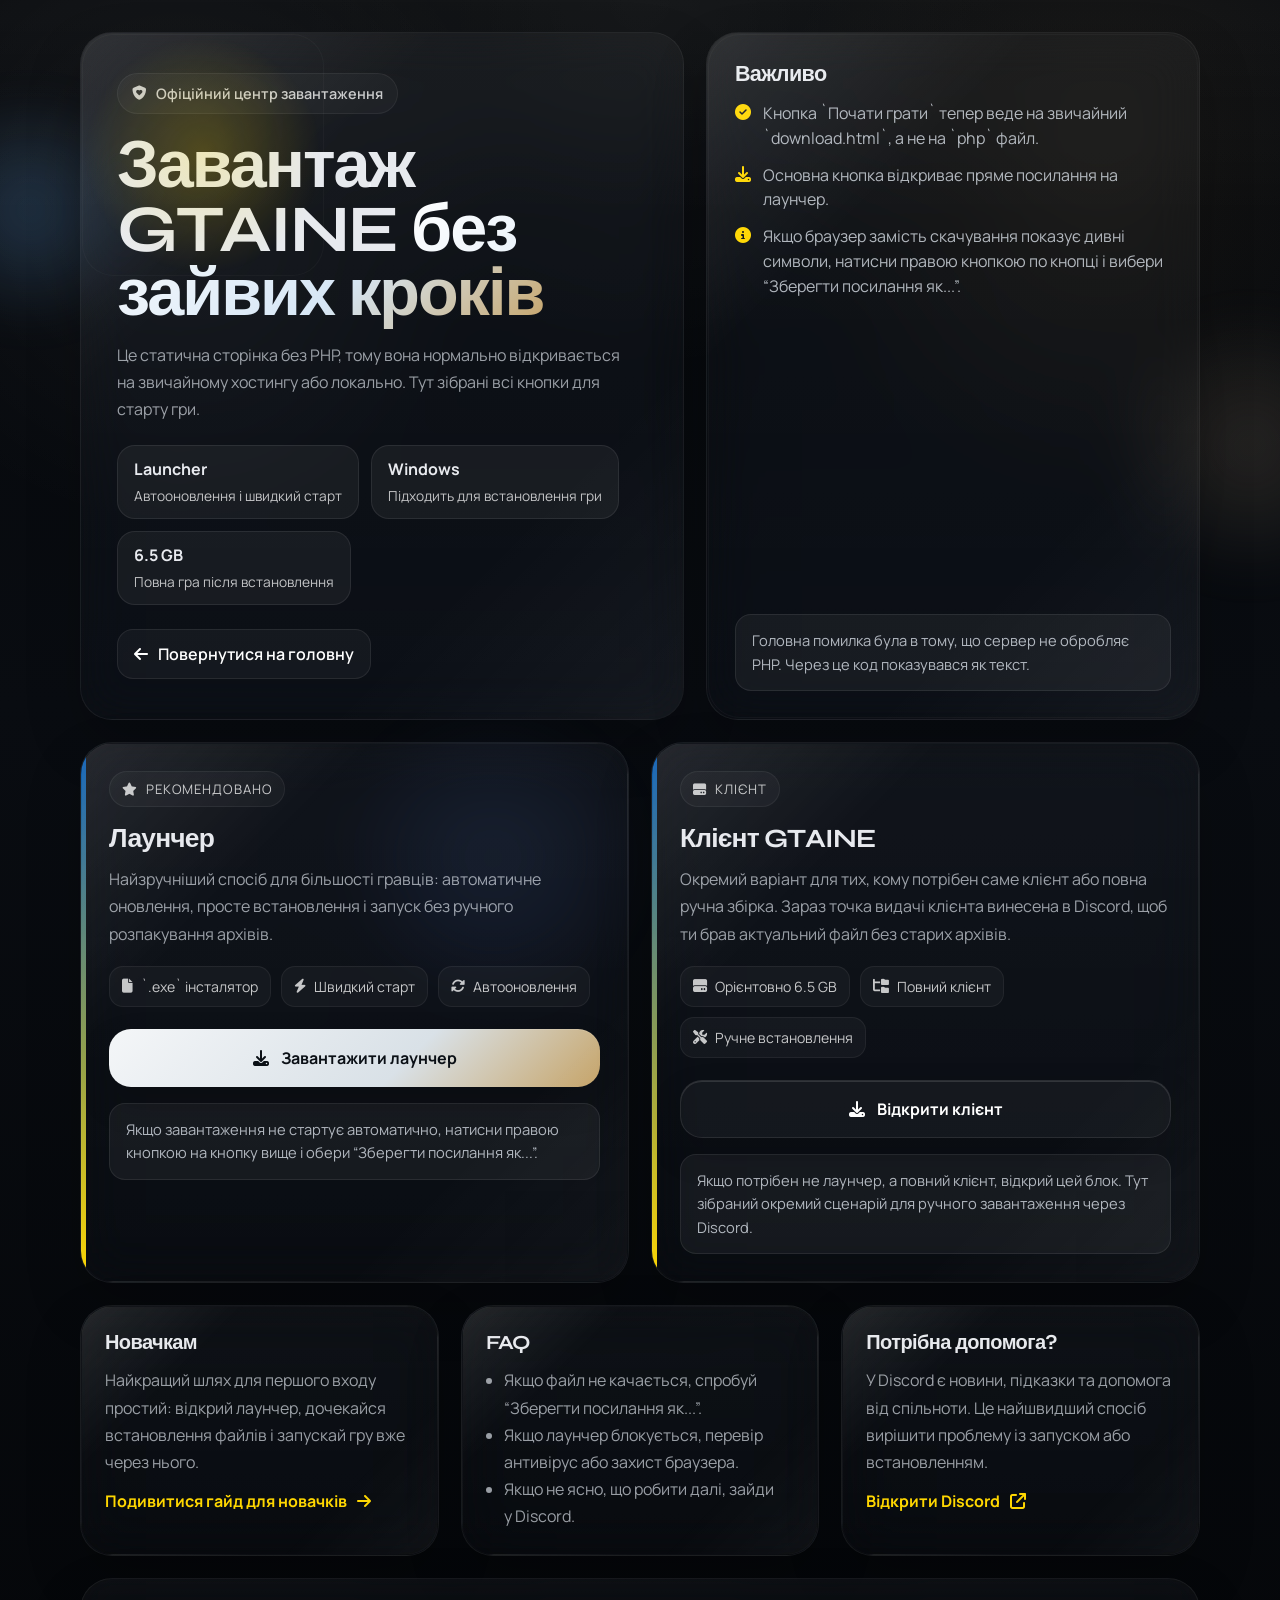
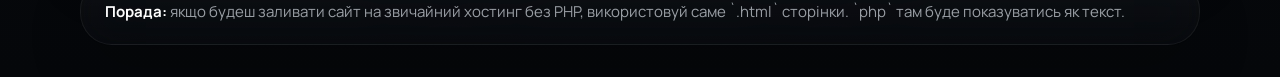
<file: view/main/download.html>
<!DOCTYPE html>
<html data-bs-theme="dark" lang="uk">
<head>
<meta charset="utf-8"/>
<meta content="width=device-width, initial-scale=1.0" name="viewport"/>
<title>GTAINE - Завантаження</title>
<link href="https://fonts.googleapis.com" rel="preconnect"/>
<link crossorigin="" href="https://fonts.gstatic.com" rel="preconnect"/>
<link href="https://fonts.googleapis.com/css2?family=Montserrat:wght@400;500;600;700;800&display=swap" rel="stylesheet"/>
<link href="https://fonts.googleapis.com/css2?family=Manrope:wght@400;500;600;700;800&family=Syne:wght@500;700;800&display=swap" rel="stylesheet"/>
<link href="https://cdnjs.cloudflare.com/ajax/libs/font-awesome/6.4.0/css/all.min.css" rel="stylesheet"/>
<style>
        :root {
            --ukraine-blue: #0057b7;
            --ukraine-yellow: #ffd700;
            --panel: rgba(6, 18, 34, 0.84);
            --panel-border: rgba(255, 255, 255, 0.1);
            --text-soft: rgba(255, 255, 255, 0.74);
        }

        * {
            box-sizing: border-box;
            margin: 0;
            padding: 0;
        }

        body {
            min-height: 100vh;
            font-family: 'Montserrat', sans-serif;
            color: #fff;
            background:
                radial-gradient(circle at top left, rgba(0, 87, 183, 0.35), transparent 36%),
                radial-gradient(circle at right center, rgba(255, 215, 0, 0.18), transparent 28%),
                linear-gradient(145deg, #020814 0%, #071325 48%, #020814 100%);
            padding: 32px 18px;
            scrollbar-width: thin;
            scrollbar-color: rgba(214, 230, 245, 0.72) rgba(255, 255, 255, 0.05);
        }

        body::-webkit-scrollbar {
            width: 12px;
        }

        body::-webkit-scrollbar-track {
            background: rgba(255, 255, 255, 0.05);
            border-radius: 999px;
        }

        body::-webkit-scrollbar-thumb {
            background: linear-gradient(180deg, rgba(240, 244, 248, 0.9), rgba(198, 164, 104, 0.95));
            border-radius: 999px;
            border: 3px solid rgba(8, 12, 18, 0.85);
            box-shadow: inset 0 1px 0 rgba(255, 255, 255, 0.3);
        }

        body::-webkit-scrollbar-thumb:hover {
            background: linear-gradient(180deg, rgba(255, 255, 255, 0.98), rgba(214, 190, 144, 0.98));
        }

        body::before {
            content: '';
            position: fixed;
            inset: 0;
            background:
                linear-gradient(rgba(255, 255, 255, 0.02) 1px, transparent 1px),
                linear-gradient(90deg, rgba(255, 255, 255, 0.02) 1px, transparent 1px);
            background-size: 36px 36px;
            mask-image: radial-gradient(circle at center, black 45%, transparent 100%);
            pointer-events: none;
        }

        .shell {
            width: 100%;
            max-width: 1120px;
            margin: 0 auto;
            position: relative;
            z-index: 1;
        }

        .hero {
            display: grid;
            grid-template-columns: minmax(0, 1.1fr) minmax(320px, 0.9fr);
            gap: 22px;
            align-items: stretch;
        }

        .hero-panel,
        .download-card,
        .footer-note {
            background: var(--panel);
            border: 1px solid var(--panel-border);
            backdrop-filter: blur(16px);
            box-shadow: 0 24px 60px rgba(0, 0, 0, 0.28);
        }

        .hero-panel {
            border-radius: 32px;
            padding: 34px;
            position: relative;
            overflow: hidden;
        }

        .hero-panel::after {
            content: '';
            position: absolute;
            right: -100px;
            top: -100px;
            width: 240px;
            height: 240px;
            border-radius: 50%;
            background: radial-gradient(circle, rgba(255, 215, 0, 0.22), transparent 70%);
        }

        .eyebrow {
            display: inline-flex;
            align-items: center;
            gap: 10px;
            padding: 10px 14px;
            border-radius: 999px;
            background: rgba(255, 255, 255, 0.06);
            border: 1px solid rgba(255, 255, 255, 0.08);
            color: rgba(255, 255, 255, 0.88);
            font-size: 0.9rem;
            font-weight: 600;
            margin-bottom: 20px;
        }

        .hero h1 {
            font-size: clamp(2.2rem, 4vw, 4rem);
            line-height: 1.04;
            margin-bottom: 16px;
        }

        .hero h1 span {
            background: linear-gradient(135deg, var(--ukraine-yellow), #fff2a8);
            -webkit-background-clip: text;
            background-clip: text;
            -webkit-text-fill-color: transparent;
        }

        .lead {
            max-width: 630px;
            color: var(--text-soft);
            line-height: 1.7;
            font-size: 1rem;
            margin-bottom: 22px;
        }

        .quick-stats {
            display: flex;
            flex-wrap: wrap;
            gap: 12px;
            margin-bottom: 24px;
        }

        .stat-chip {
            padding: 12px 16px;
            border-radius: 18px;
            background: rgba(255, 255, 255, 0.05);
            border: 1px solid rgba(255, 255, 255, 0.08);
            min-width: 130px;
        }

        .stat-chip strong {
            display: block;
            font-size: 1rem;
            margin-bottom: 4px;
        }

        .stat-chip span {
            color: var(--text-soft);
            font-size: 0.86rem;
        }

        .helper-card {
            border-radius: 32px;
            padding: 28px;
            display: flex;
            flex-direction: column;
            justify-content: space-between;
            background:
                linear-gradient(180deg, rgba(255, 255, 255, 0.06), rgba(255, 255, 255, 0.03)),
                rgba(4, 16, 31, 0.92);
        }

        .helper-card h2 {
            font-size: 1.35rem;
            margin-bottom: 14px;
        }

        .helper-list {
            display: grid;
            gap: 12px;
            margin-bottom: 18px;
        }

        .helper-item {
            display: flex;
            gap: 12px;
            align-items: flex-start;
            color: var(--text-soft);
            line-height: 1.55;
        }

        .helper-item i {
            color: var(--ukraine-yellow);
            margin-top: 3px;
        }

        .back-link {
            display: inline-flex;
            align-items: center;
            gap: 10px;
            color: #fff;
            text-decoration: none;
            font-weight: 600;
            padding: 13px 16px;
            border-radius: 16px;
            background: rgba(255, 255, 255, 0.04);
            border: 1px solid rgba(255, 255, 255, 0.08);
            transition: 0.25s ease;
        }

        .back-link:hover {
            transform: translateY(-2px);
            background: rgba(255, 255, 255, 0.07);
        }

        .downloads {
            display: grid;
            grid-template-columns: repeat(2, minmax(0, 1fr));
            gap: 22px;
            margin-top: 22px;
        }

        .download-card {
            border-radius: 28px;
            padding: 28px;
            position: relative;
            overflow: hidden;
        }

        .download-card::before {
            content: '';
            position: absolute;
            inset: 0 auto 0 0;
            width: 5px;
            background: linear-gradient(180deg, var(--ukraine-blue), var(--ukraine-yellow));
        }

        .card-label {
            display: inline-flex;
            align-items: center;
            gap: 8px;
            border-radius: 999px;
            padding: 8px 12px;
            margin-bottom: 16px;
            background: rgba(255, 255, 255, 0.06);
            color: rgba(255, 255, 255, 0.86);
            font-size: 0.82rem;
            text-transform: uppercase;
            letter-spacing: 0.08em;
        }

        .download-card h3 {
            font-size: 1.65rem;
            margin-bottom: 12px;
        }

        .download-card p {
            color: var(--text-soft);
            line-height: 1.7;
            margin-bottom: 18px;
        }

        .meta {
            display: flex;
            flex-wrap: wrap;
            gap: 10px;
            margin-bottom: 22px;
        }

        .meta span {
            display: inline-flex;
            align-items: center;
            gap: 8px;
            padding: 10px 12px;
            border-radius: 14px;
            background: rgba(255, 255, 255, 0.05);
            font-size: 0.88rem;
            color: rgba(255, 255, 255, 0.82);
        }

        .btn {
            width: 100%;
            display: inline-flex;
            align-items: center;
            justify-content: center;
            gap: 12px;
            min-height: 58px;
            padding: 16px 22px;
            border: 0;
            border-radius: 18px;
            text-decoration: none;
            font-weight: 700;
            color: #fff;
            cursor: pointer;
            transition: transform 0.25s ease, box-shadow 0.25s ease, background 0.25s ease;
        }

        .btn:hover {
            transform: translateY(-3px);
        }

        .btn-primary {
            background: linear-gradient(135deg, var(--ukraine-blue), #3186e5 55%, var(--ukraine-yellow));
            box-shadow: 0 18px 30px rgba(0, 87, 183, 0.28);
        }

        .btn-secondary {
            background: linear-gradient(135deg, rgba(255, 255, 255, 0.08), rgba(255, 255, 255, 0.03));
            border: 1px solid rgba(255, 255, 255, 0.12);
            box-shadow: 0 18px 30px rgba(0, 0, 0, 0.2);
        }

        .download-note {
            margin-top: 16px;
            padding: 14px 16px;
            border-radius: 16px;
            background: rgba(24, 179, 107, 0.1);
            border: 1px solid rgba(24, 179, 107, 0.22);
            color: rgba(255, 255, 255, 0.84);
            line-height: 1.6;
            font-size: 0.92rem;
        }

        .footer-note {
            margin-top: 22px;
            border-radius: 24px;
            padding: 20px 24px;
            color: var(--text-soft);
            line-height: 1.7;
            font-size: 0.94rem;
        }

        .footer-note strong {
            color: #fff;
        }

        .help-grid {
            display: grid;
            grid-template-columns: repeat(3, minmax(0, 1fr));
            gap: 22px;
            margin-top: 22px;
        }

        .help-card {
            border-radius: 28px;
            padding: 24px;
            background: var(--panel);
            border: 1px solid var(--panel-border);
            box-shadow: 0 24px 60px rgba(0, 0, 0, 0.2);
        }

        .help-card h3 {
            font-size: 1.25rem;
            margin-bottom: 12px;
        }

        .help-card p,
        .help-card li {
            color: var(--text-soft);
            line-height: 1.7;
        }

        .help-card ul {
            margin: 0;
            padding-left: 18px;
        }

        .help-link {
            display: inline-flex;
            align-items: center;
            gap: 10px;
            margin-top: 14px;
            color: var(--ukraine-yellow);
            text-decoration: none;
            font-weight: 700;
        }

        @media (max-width: 920px) {
            .hero,
            .downloads,
            .help-grid {
                grid-template-columns: 1fr;
            }

            .hero-panel,
            .helper-card,
            .download-card {
                padding: 24px;
            }
        }

        @media (max-width: 540px) {
            body {
                padding: 16px 12px;
            }

            .hero h1 {
                font-size: 2rem;
            }

            .meta,
            .quick-stats {
                flex-direction: column;
            }
        }
</style>
<style>
        :root {
            --accent-ice: #d6e6f5;
            --accent-gold-soft: #c8a96b;
        }

        body {
            background:
                radial-gradient(circle at 18% 20%, rgba(255,255,255,0.05), transparent 18%),
                radial-gradient(circle at 82% 16%, rgba(200,169,107,0.08), transparent 16%),
                linear-gradient(180deg, #06080c 0%, #0a0d12 50%, #05070a 100%);
        }

        body::after {
            content: '';
            position: fixed;
            inset: 0;
            background:
                radial-gradient(circle at 20% 10%, rgba(255,255,255,0.05), transparent 20%),
                radial-gradient(circle at 80% 0%, rgba(200,169,107,0.06), transparent 18%),
                linear-gradient(180deg, rgba(255,255,255,0.012), rgba(255,255,255,0));
            pointer-events: none;
            z-index: -1;
        }

        .hero-panel,
        .helper-card,
        .download-card,
        .footer-note,
        .help-card {
            background: linear-gradient(180deg, rgba(255,255,255,0.04), rgba(255,255,255,0.018)) !important;
            border-color: rgba(255,255,255,0.06) !important;
            box-shadow: 0 18px 46px rgba(0,0,0,0.18) !important;
        }

        .hero-panel {
            border-radius: 40px;
            position: relative;
            overflow: hidden;
        }

        .hero-panel::before {
            content: '';
            position: absolute;
            inset: 0;
            background:
                linear-gradient(135deg, rgba(255,255,255,0.08), transparent 26%),
                radial-gradient(circle at top right, rgba(200,169,107,0.08), transparent 24%);
            pointer-events: none;
        }

        .eyebrow,
        .card-label,
        .meta span {
            background: rgba(255,255,255,0.045) !important;
            border-color: rgba(255,255,255,0.08) !important;
        }

        .hero h1 span {
            background: linear-gradient(135deg, #f4f7fa 0%, var(--accent-ice) 55%, var(--accent-gold-soft) 100%);
            -webkit-background-clip: text;
            background-clip: text;
            -webkit-text-fill-color: transparent;
        }

        .hero h1 {
            font-size: clamp(3rem, 4.4vw, 4.7rem);
            line-height: 1.02;
        }

        .lead {
            color: rgba(255,255,255,0.74);
        }

        .btn-primary {
            background: linear-gradient(135deg, #eceff3 0%, #d9e2ea 60%, #c8a96b 100%) !important;
            color: #0a1016 !important;
            box-shadow: 0 14px 28px rgba(0,0,0,0.16) !important;
        }

        .btn-secondary {
            background: rgba(255,255,255,0.05) !important;
            border: 1px solid rgba(255,255,255,0.1) !important;
            color: white !important;
        }

        .btn:hover {
            box-shadow: 0 24px 44px rgba(0,0,0,0.24) !important;
        }

        .download-card,
        .help-card {
            transition: transform 0.38s ease, box-shadow 0.38s ease, border-color 0.38s ease;
        }

        .download-card:hover,
        .help-card:hover {
            transform: translateY(-8px);
            box-shadow: 0 26px 56px rgba(0,0,0,0.24) !important;
            border-color: rgba(200,169,107,0.2) !important;
        }
</style>
<style>
        :root {
            --neo-bg: #06080c;
            --neo-line: rgba(255,255,255,0.06);
            --neo-text: rgba(245,248,252,0.94);
            --neo-soft: rgba(228,234,242,0.66);
            --neo-gold: #c6a468;
            --neo-blue: #d6e6f5;
        }

        html {
            scroll-behavior: smooth;
        }

        body {
            font-family: 'Manrope', sans-serif !important;
            color: var(--neo-text);
            background:
                radial-gradient(circle at 14% 12%, rgba(255,255,255,0.05), transparent 18%),
                radial-gradient(circle at 86% 10%, rgba(198,164,104,0.08), transparent 18%),
                linear-gradient(180deg, #05070a 0%, #090c11 42%, #05070a 100%) !important;
        }

        body::before {
            background:
                linear-gradient(rgba(255, 255, 255, 0.018) 1px, transparent 1px),
                linear-gradient(90deg, rgba(255, 255, 255, 0.018) 1px, transparent 1px) !important;
            background-size: 64px 64px !important;
            opacity: 0.14 !important;
        }

        h1, h2, h3, h4 {
            font-family: 'Syne', sans-serif !important;
        }

        .hero-panel,
        .helper-card,
        .download-card,
        .footer-note,
        .help-card {
            background: linear-gradient(180deg, rgba(255,255,255,0.04), rgba(255,255,255,0.017)) !important;
            border: 1px solid var(--neo-line) !important;
            box-shadow: 0 24px 56px rgba(0,0,0,0.2) !important;
            border-radius: 32px !important;
        }

        .hero-panel {
            padding: 40px 36px;
        }

        .hero-panel::before {
            content: '';
            position: absolute;
            inset: 0;
            background:
                linear-gradient(135deg, rgba(255,255,255,0.08), transparent 26%),
                radial-gradient(circle at top right, rgba(198,164,104,0.08), transparent 24%);
            pointer-events: none;
        }

        .eyebrow,
        .card-label,
        .meta span {
            background: rgba(255,255,255,0.036) !important;
            border: 1px solid rgba(255,255,255,0.06) !important;
            color: rgba(255,255,255,0.76) !important;
        }

        .hero h1 {
            font-size: clamp(3.3rem, 5.2vw, 5rem) !important;
            line-height: 0.98;
            letter-spacing: -0.05em;
        }

        .hero h1 span {
            background: linear-gradient(135deg, #ffffff 0%, var(--neo-blue) 60%, var(--neo-gold) 100%) !important;
            -webkit-background-clip: text !important;
            background-clip: text !important;
            -webkit-text-fill-color: transparent !important;
        }

        .lead,
        .download-card p,
        .help-card p,
        .help-card li,
        .footer-note {
            color: var(--neo-soft) !important;
        }

        .btn {
            min-height: 58px;
            border-radius: 22px !important;
            font-weight: 700;
        }

        .btn-primary {
            background: linear-gradient(135deg, #f4f6f8 0%, #d9e1e7 60%, var(--neo-gold) 100%) !important;
            color: #0b1016 !important;
            box-shadow: 0 18px 32px rgba(0,0,0,0.16) !important;
        }

        .btn-secondary {
            background: rgba(255,255,255,0.038) !important;
            border: 1px solid rgba(255,255,255,0.09) !important;
            color: #fff !important;
        }

        .download-card,
        .help-card {
            transition: transform 0.38s ease, box-shadow 0.38s ease, border-color 0.38s ease;
        }

        .download-card:hover,
        .help-card:hover {
            transform: translateY(-8px);
            box-shadow: 0 28px 62px rgba(0,0,0,0.24) !important;
            border-color: rgba(198,164,104,0.16) !important;
        }

        @media (max-width: 920px) {
            .hero-panel {
                padding: 28px 24px;
            }

            .hero h1 {
                font-size: clamp(2.6rem, 10vw, 3.8rem) !important;
            }
        }
</style>
<style>
        .hero-panel,
        .helper-card,
        .download-card,
        .help-card {
            position: relative;
            overflow: hidden;
        }

        .hero-panel::after,
        .helper-card::after,
        .download-card::after,
        .help-card::after {
            content: '';
            position: absolute;
            inset: 1px;
            border-radius: inherit;
            border: 1px solid rgba(255,255,255,0.03);
            pointer-events: none;
        }

        .hero h1,
        .download-card h3,
        .help-card h3 {
            text-wrap: balance;
        }

        .lead,
        .download-card p,
        .help-card p,
        .help-card li {
            text-wrap: pretty;
        }

        .btn {
            box-shadow:
                0 16px 34px rgba(0,0,0,0.18),
                inset 0 1px 0 rgba(255,255,255,0.12) !important;
        }

        .btn::after {
            content: '';
            position: absolute;
            inset: 0;
            background: linear-gradient(120deg, transparent 24%, rgba(255,255,255,0.18) 50%, transparent 76%);
            transform: translateX(-120%);
            transition: transform 0.8s ease;
            pointer-events: none;
        }

        .btn:hover::after {
            transform: translateX(120%);
        }
    </style>
<style>
        .hero h1,
        .download-card h3,
        .help-card h3 {
            text-wrap: balance;
        }

        .lead,
        .download-card p,
        .help-card p,
        .help-card li {
            text-wrap: pretty;
        }

        .hero-panel,
        .helper-card,
        .download-card,
        .help-card {
            position: relative;
            overflow: hidden;
        }

        .hero-panel::after,
        .helper-card::after,
        .download-card::after,
        .help-card::after {
            content: '';
            position: absolute;
            inset: 1px;
            border-radius: inherit;
            border: 1px solid rgba(255,255,255,0.03);
            pointer-events: none;
        }

        .btn {
            position: relative;
            overflow: hidden;
            box-shadow:
                0 16px 34px rgba(0,0,0,0.18),
                inset 0 1px 0 rgba(255,255,255,0.12) !important;
        }

        .btn::after {
            content: '';
            position: absolute;
            inset: 0;
            background: linear-gradient(120deg, transparent 24%, rgba(255,255,255,0.18) 50%, transparent 76%);
            transform: translateX(-120%);
            transition: transform 0.85s ease;
            pointer-events: none;
        }

        .btn:hover::after {
            transform: translateX(120%);
        }
    </style>
    <style>
        :root {
            --lux-bg: #05080d;
            --lux-panel: rgba(10, 18, 30, 0.78);
            --lux-panel-strong: rgba(10, 17, 28, 0.92);
            --lux-stroke: rgba(255, 255, 255, 0.1);
            --lux-text-soft: rgba(232, 239, 247, 0.74);
            --lux-gold: #d8c09a;
            --lux-ice: #edf6ff;
            --lux-blue: #6db6ff;
        }

        @keyframes ambientFloatOne {
            0%, 100% { transform: translate3d(0, 0, 0) scale(1); }
            50% { transform: translate3d(18px, -24px, 0) scale(1.08); }
        }

        @keyframes ambientFloatTwo {
            0%, 100% { transform: translate3d(0, 0, 0) scale(1); }
            50% { transform: translate3d(-20px, 26px, 0) scale(1.12); }
        }

        @keyframes ambientFloatThree {
            0%, 100% { transform: translate3d(0, 0, 0) scale(1); }
            50% { transform: translate3d(12px, 18px, 0) scale(1.06); }
        }

        body {
            background:
                radial-gradient(circle at 14% 16%, rgba(109, 182, 255, 0.14), transparent 24%),
                radial-gradient(circle at 84% 12%, rgba(216, 192, 154, 0.12), transparent 20%),
                radial-gradient(circle at 50% 120%, rgba(70, 106, 156, 0.24), transparent 44%),
                linear-gradient(180deg, #03060b 0%, #060b12 42%, #05080f 100%);
        }

        body::after {
            content: '';
            position: fixed;
            inset: 0;
            pointer-events: none;
            background:
                radial-gradient(circle at 50% 0%, rgba(255, 255, 255, 0.05), transparent 34%),
                linear-gradient(180deg, rgba(255, 255, 255, 0.04), transparent 24%);
            mix-blend-mode: screen;
            opacity: 0.8;
            z-index: 0;
        }

        .ambient-orb {
            position: fixed;
            border-radius: 50%;
            pointer-events: none;
            filter: blur(24px);
            opacity: 0.55;
            z-index: 0;
        }

        .ambient-orb-1 {
            top: 90px;
            left: -90px;
            width: 240px;
            height: 240px;
            background: radial-gradient(circle, rgba(109, 182, 255, 0.42), transparent 70%);
            animation: ambientFloatOne 16s ease-in-out infinite;
        }

        .ambient-orb-2 {
            top: 34%;
            right: -110px;
            width: 280px;
            height: 280px;
            background: radial-gradient(circle, rgba(216, 192, 154, 0.28), transparent 72%);
            animation: ambientFloatTwo 18s ease-in-out infinite;
        }

        .ambient-orb-3 {
            bottom: -120px;
            left: 26%;
            width: 320px;
            height: 320px;
            background: radial-gradient(circle, rgba(122, 156, 255, 0.18), transparent 72%);
            animation: ambientFloatThree 20s ease-in-out infinite;
        }

        .hero-panel,
        .helper-card,
        .download-card,
        .help-card,
        .footer-note {
            background: linear-gradient(180deg, rgba(255,255,255,0.08), rgba(255,255,255,0.02)) padding-box, linear-gradient(135deg, rgba(255,255,255,0.16), rgba(255,255,255,0.03)) border-box;
            border: 1px solid transparent;
            box-shadow: 0 28px 80px rgba(0, 0, 0, 0.34), inset 0 1px 0 rgba(255, 255, 255, 0.06);
            backdrop-filter: blur(24px) saturate(140%);
        }

        .hero-panel,
        .helper-card,
        .download-card,
        .help-card {
            position: relative;
            overflow: hidden;
        }

        .hero-panel::before,
        .helper-card::before,
        .download-card::after,
        .help-card::after {
            content: '';
            position: absolute;
            inset: 0;
            pointer-events: none;
            background: linear-gradient(135deg, rgba(255,255,255,0.14), transparent 28%, transparent 72%, rgba(255,255,255,0.06));
            opacity: 0.68;
        }

        .hero h1,
        .download-card h3,
        .help-card h3,
        .helper-card h2 {
            letter-spacing: -0.03em;
            text-wrap: balance;
        }

        .hero h1 {
            font-size: clamp(2.8rem, 5vw, 5rem);
            line-height: 0.96;
        }

        .lead,
        .download-card p,
        .helper-item,
        .download-note,
        .footer-note,
        .help-card p,
        .help-card li {
            color: var(--lux-text-soft);
        }

        .btn {
            position: relative;
            overflow: hidden;
            border-radius: 18px;
            transition: transform 0.28s ease, box-shadow 0.28s ease, border-color 0.28s ease;
        }

        .btn-primary {
            background: linear-gradient(135deg, #f7fbff 0%, #ccdced 34%, #d7bd95 100%);
            color: #08111d;
            box-shadow: 0 16px 38px rgba(0, 0, 0, 0.28), 0 0 0 1px rgba(255,255,255,0.22) inset;
        }

        .btn-secondary {
            background: rgba(255, 255, 255, 0.045);
            border: 1px solid rgba(255, 255, 255, 0.1);
            box-shadow: 0 12px 30px rgba(0, 0, 0, 0.24);
        }

        .btn::after {
            content: '';
            position: absolute;
            inset: 0;
            background: linear-gradient(120deg, transparent 18%, rgba(255,255,255,0.34) 48%, transparent 82%);
            transform: translateX(-120%);
            transition: transform 0.9s ease;
            pointer-events: none;
        }

        .btn:hover::after {
            transform: translateX(120%);
        }

        .btn:hover,
        .download-card:hover,
        .help-card:hover,
        .hero-panel:hover,
        .helper-card:hover {
            transform: translateY(-4px);
            box-shadow: 0 32px 84px rgba(0, 0, 0, 0.36);
        }

        .card-label,
        .meta span,
        .stat-chip,
        .download-note {
            background: rgba(255, 255, 255, 0.05);
            border-color: rgba(255, 255, 255, 0.08);
        }

        .help-link,
        .back-link {
            position: relative;
            overflow: hidden;
            transition: transform 0.28s ease, background 0.28s ease, box-shadow 0.28s ease;
        }

        .help-link:hover,
        .back-link:hover {
            transform: translateY(-3px);
            box-shadow: 0 18px 34px rgba(0, 0, 0, 0.24);
        }

        @media (max-width: 920px) {
            .ambient-orb-1 { width: 180px; height: 180px; }
            .ambient-orb-2 { width: 210px; height: 210px; }
            .ambient-orb-3 { width: 240px; height: 240px; left: 10%; }
        }
    </style>
</head>
<body>
<div class="ambient-orb ambient-orb-1"></div>
<div class="ambient-orb ambient-orb-2"></div>
<div class="ambient-orb ambient-orb-3"></div>
<main class="shell">
<section class="hero">
<div class="hero-panel">
<div class="eyebrow"><i class="fa-solid fa-shield-heart"></i> Офіційний центр завантаження</div>
<h1>Завантаж GTAINE <span>без зайвих кроків</span></h1>
<p class="lead">
                Це статична сторінка без PHP, тому вона нормально відкривається на звичайному хостингу або локально. Тут зібрані всі кнопки для старту гри.
            </p>
<div class="quick-stats">
<div class="stat-chip">
<strong>Launcher</strong>
<span>Автооновлення і швидкий старт</span>
</div>
<div class="stat-chip">
<strong>Windows</strong>
<span>Підходить для встановлення гри</span>
</div>
<div class="stat-chip">
<strong>6.5 GB</strong>
<span>Повна гра після встановлення</span>
</div>
</div>
<a class="back-link" href="../../index.html"><i class="fa-solid fa-arrow-left"></i> Повернутися на головну</a>
</div>

<aside class="helper-card">
<div>
<h2>Важливо</h2>
<div class="helper-list">
<div class="helper-item">
<i class="fa-solid fa-circle-check"></i>
<span>Кнопка `Почати грати` тепер веде на звичайний `download.html`, а не на `php` файл.</span>
</div>
<div class="helper-item">
<i class="fa-solid fa-download"></i>
<span>Основна кнопка відкриває пряме посилання на лаунчер.</span>
</div>
<div class="helper-item">
<i class="fa-solid fa-circle-info"></i>
<span>Якщо браузер замість скачування показує дивні символи, натисни правою кнопкою по кнопці і вибери “Зберегти посилання як...”.</span>
</div>
</div>
</div>
<div class="download-note">
                Головна помилка була в тому, що сервер не обробляє PHP. Через це код показувався як текст.
            </div>
</aside>
</section>

<section class="downloads">
<article class="download-card" id="launcher">
<div class="card-label"><i class="fa-solid fa-star"></i> Рекомендовано</div>
<h3>Лаунчер</h3>
<p>Найзручніший спосіб для більшості гравців: автоматичне оновлення, просте встановлення і запуск без ручного розпакування архівів.</p>
<div class="meta">
<span><i class="fa-solid fa-file"></i> `.exe` інсталятор</span>
<span><i class="fa-solid fa-bolt"></i> Швидкий старт</span>
<span><i class="fa-solid fa-rotate"></i> Автооновлення</span>
</div>
<a class="btn btn-primary" download="" href="https://batkivshina-gta.cdn.express/~/share/3011bd650d2f/setup_BATKIVSHINA_GTA.exe" id="launcher-btn" rel="noopener" target="_blank">
<i class="fa-solid fa-download"></i>
<span>Завантажити лаунчер</span>
</a>
<div class="download-note">
                    Якщо завантаження не стартує автоматично, натисни правою кнопкою на кнопку вище і обери “Зберегти посилання як...”.
                </div>
</article>

<article class="download-card" id="client">
<div class="card-label"><i class="fa-solid fa-hard-drive"></i> Клієнт</div>
<h3>Клієнт GTAINE</h3>
<p>Окремий варіант для тих, кому потрібен саме клієнт або повна ручна збірка. Зараз точка видачі клієнта винесена в Discord, щоб ти брав актуальний файл без старих архівів.</p>
<div class="meta">
<span><i class="fa-solid fa-hard-drive"></i> Орієнтовно 6.5 GB</span>
<span><i class="fa-solid fa-folder-tree"></i> Повний клієнт</span>
<span><i class="fa-solid fa-screwdriver-wrench"></i> Ручне встановлення</span>
</div>
<a class="btn btn-secondary" href="https://discord.gg/yQYzS6yn8" rel="noopener" target="_blank">
<i class="fa-solid fa-download"></i>
<span>Відкрити клієнт</span>
</a>
<div class="download-note">
                    Якщо потрібен не лаунчер, а повний клієнт, відкрий цей блок. Тут зібраний окремий сценарій для ручного завантаження через Discord.
                </div>
</article>
</section>

<section class="help-grid">
<article class="help-card">
<h3>Новачкам</h3>
<p>Найкращий шлях для першого входу простий: відкрий лаунчер, дочекайся встановлення файлів і запускай гру вже через нього.</p>
<a class="help-link" href="../../index.html#newbie"><span>Подивитися гайд для новачків</span><i class="fa-solid fa-arrow-right"></i></a>
</article>
<article class="help-card">
<h3>FAQ</h3>
<ul>
<li>Якщо файл не качається, спробуй “Зберегти посилання як...”.</li>
<li>Якщо лаунчер блокується, перевір антивірус або захист браузера.</li>
<li>Якщо не ясно, що робити далі, зайди у Discord.</li>
</ul>
</article>
<article class="help-card">
<h3>Потрібна допомога?</h3>
<p>У Discord є новини, підказки та допомога від спільноти. Це найшвидший спосіб вирішити проблему із запуском або встановленням.</p>
<a class="help-link" href="https://discord.gg/yQYzS6yn8" rel="noopener" target="_blank"><span>Відкрити Discord</span><i class="fa-solid fa-arrow-up-right-from-square"></i></a>
</article>
</section>

<div class="footer-note">
<strong>Порада:</strong> якщо будеш заливати сайт на звичайний хостинг без PHP, використовуй саме `.html` сторінки. `php` там буде показуватись як текст.
        </div>
</main>

<script>
        document.getElementById('launcher-btn').addEventListener('click', function () {
            const label = this.querySelector('span');
            const icon = this.querySelector('i');
            label.textContent = 'Відкриваємо завантаження...';
            icon.className = 'fa-solid fa-spinner fa-spin';
        });
    </script>
</body>
</html>
</file>
